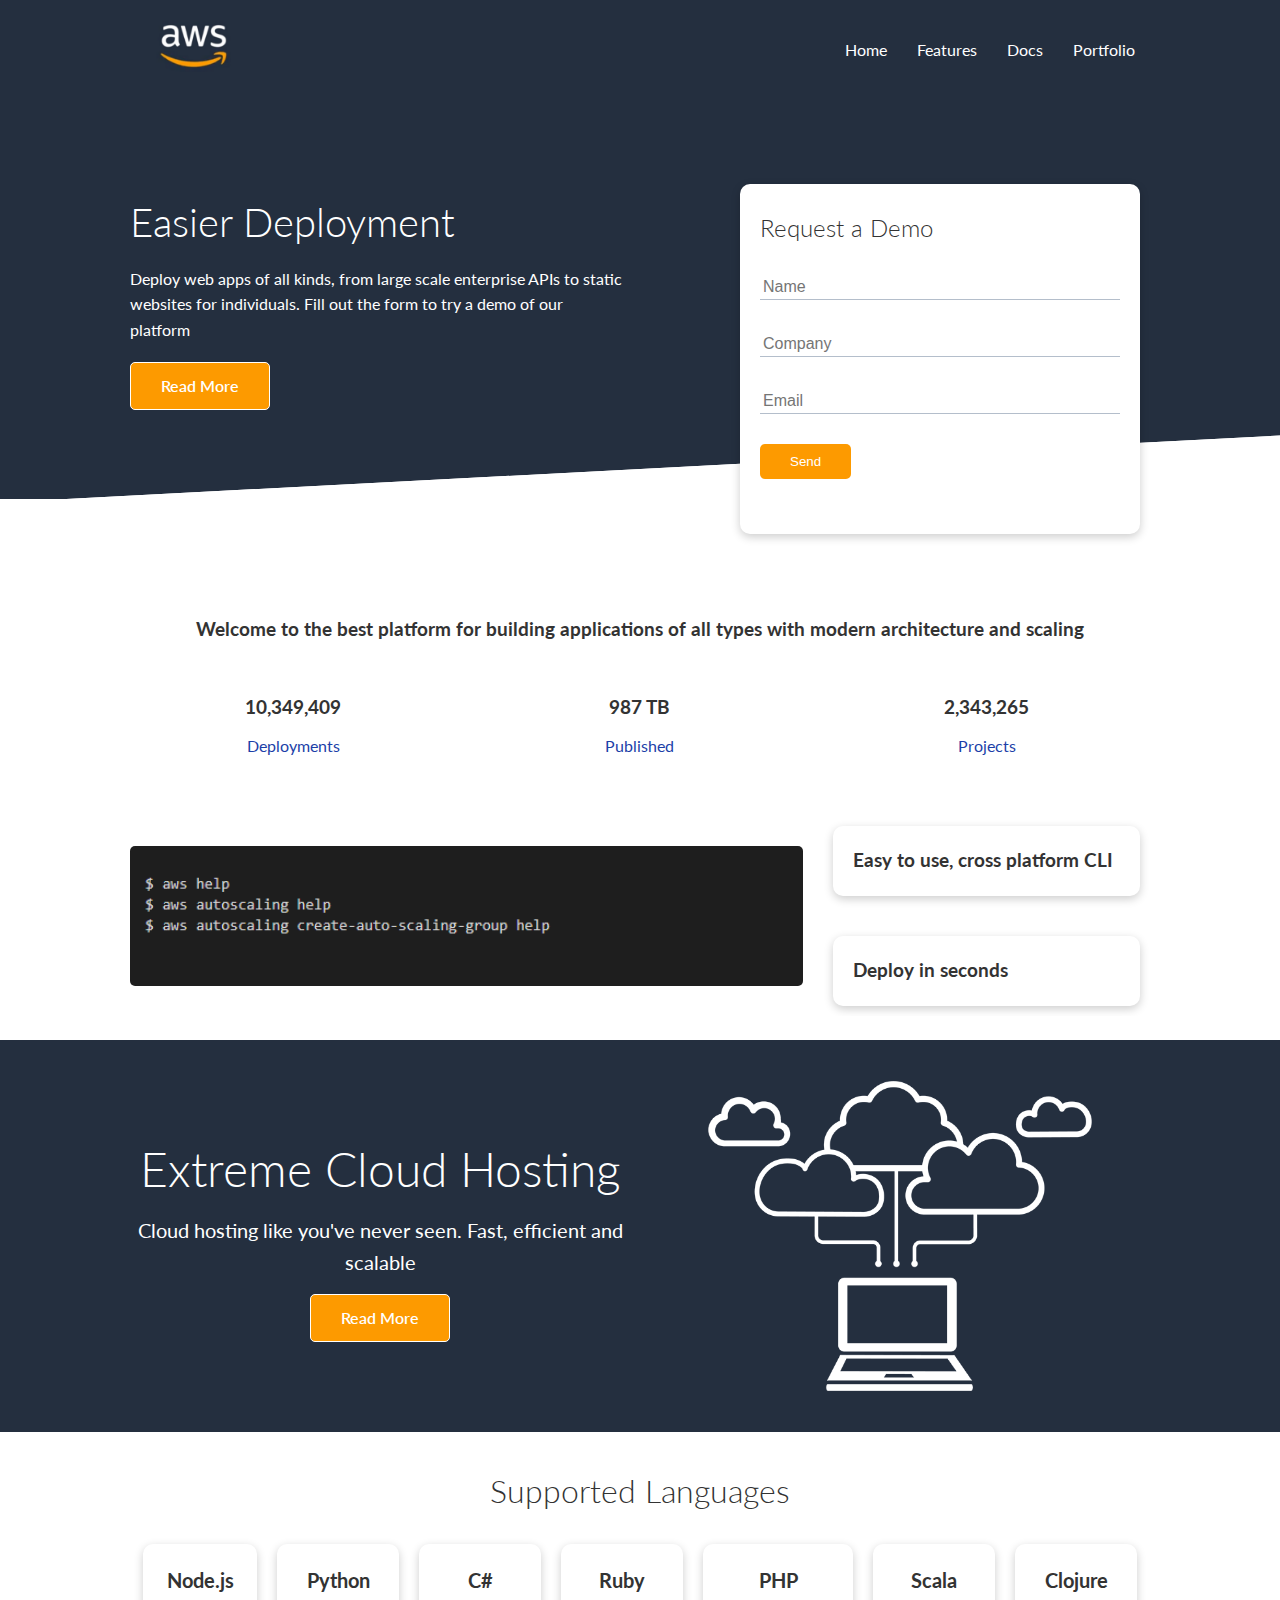
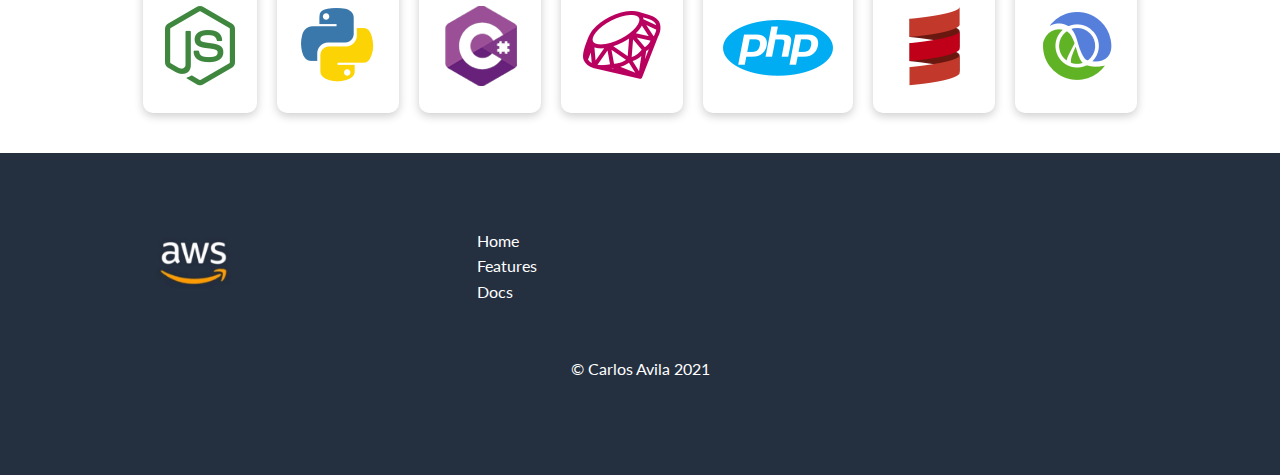
<file: index.html>
<!DOCTYPE html>
<html lang="en">
<head>
  <meta charset="UTF-8">
  <meta name="viewport" content="width=device-width, initial-scale=1.0">
  <link rel="stylesheet" href="https://cdnjs.cloudflare.com/ajax/libs/font-awesome/5.15.1/css/all.min.css" integrity="sha512-+4zCK9k+qNFUR5X+cKL9EIR+ZOhtIloNl9GIKS57V1MyNsYpYcUrUeQc9vNfzsWfV28IaLL3i96P9sdNyeRssA==" crossorigin="anonymous" />
  <link rel="stylesheet" href="./css/style.css">
  <link rel="stylesheet" href="./css/utilities.css">
  <title>AWS</title>
</head>
<body>

  <!-- Header -->
  <header class="header">
    <div class="container">
      <nav class="flex">
        <a class="logo" href="index.html"><img src="./images/logos/logo.png" alt=""></a>
        <ul>
          <li><a href="index.html">Home</a></li>
          <li><a href="features.html">Features</a></li>
          <li><a href="docs.html">Docs</a></li>
          <li><a href="https://cavila23p.github.io/Portfolio/#portfolio/index.html">Portfolio</a></li>
        </ul>
      </nav>    
    </div>       
  </header>

  <!-- Showcase -->
  <section class="showcase">
    <div class="container grid grid-2">

      <div class="showcase-text">
        <h1>Easier Deployment</h1>  
        <p>Deploy web apps of all kinds, from large scale enterprise APIs to static websites for individuals. Fill out the form to try a demo of our platform</p>    
        <a href="features.html" class="btn btn-outline">Read More</a> 
      </div>

      <div class="showcase-form card">
        <h2>Request a Demo</h2>
        <form>

          <div class="form-control">
            <input type="text" name="name" placeholder="Name" required>
          </div>

          <div class="form-control">
            <input type="text" name="company" placeholder="Company" required>
          </div>

          <div class="form-control">
            <input type="email" name="email" placeholder="Email" required>
          </div>

          <input type="submit" value="Send" class="btn btn-orange">

        </form>
      </div>
    </div>
  </section>

  <!-- Stats -->
  <section class="stats">
    <div class="container">
      <h3 class="stats-heading text-center my-1">
        Welcome to the best platform for building applications of all types with modern architecture and scaling
      </h3>

      <div class="grid grid-3 text-center my-4">
        <div>
          <i class="fas fa-server fa-3x"></i>
          <h3>10,349,409</h3>
          <p class="text-secondary">Deployments</p>
        </div>
        <div>
          <i class="fas fa-upload fa-3x"></i>
          <h3>987 TB</h3>
          <p class="text-secondary">Published</p>
        </div>
        <div>
          <i class="fas fa-project-diagram fa-3x"></i>
          <h3>2,343,265</h3>
          <p class="text-secondary">Projects</p>
        </div>
      </div>      
    </div>
  </section>

  <!-- CLI -->
  <section class="cli">
    <div class="container grid grid-3">
      <img src="./images/aws-help.png" alt="">

      <div class="card">
        <h3>Easy to use, cross platform CLI</h3>
      </div>

      <div class="card">
        <h3>Deploy in seconds</h3>
      </div>
    </div>
  </section>

  <!-- Cloud -->
  <section class="cloud bg-primary my-2 py-2">
    <div class="container grid grid-2">

      <div class="text-center">
        <h2 class="lg">Extreme Cloud Hosting</h2>
        <p class="lead my-1">Cloud hosting like you've never seen. Fast, efficient and scalable</p>
        <a href="features.html" class="btn btn-outline">Read More</a>
      </div>

      <img src="./images/cloud.png" alt="">
    </div>
  </section>

  <!-- Languages -->
  <section class="languages">
    <div class="container">
      <h2 class="md text-center my-1">Supported Languages</h2>

      <div class="flex">
        <div class="card">
          <h4>Node.js</h4>
          <img src="./images/logos/node.png" alt="">
        </div>

        <div class="card">
          <h4>Python</h4>
          <img src="./images/logos/python.png" alt="">
        </div>
  
        <div class="card">
          <h4>C#</h4>
          <img src="./images/logos/csharp.png" alt="">
        </div>
  
        <div class="card">
          <h4>Ruby</h4>
          <img src="./images/logos/ruby.png" alt="">
        </div>
  
        <div class="card">
          <h4>PHP</h4>
          <img src="./images/logos/php.png" alt="">
        </div>
  
        <div class="card">
          <h4>Scala</h4>
          <img src="./images/logos/scala.png" alt="">
        </div>
  
        <div class="card">
          <h4>Clojure</h4>
          <img src="./images/logos/clojure.png" alt="">
        </div>

      </div>
    </div>   
  </section>

  <!-- Footer -->
  <footer class="footer bg-primary py-5">
    <div class="container grid grid-3">
      <div>
        <img class="logo" src="./images/logos/logo.png" alt="">        
      </div>

      <nav>
        <ul>
          <li><a href="index.html">Home</a></li>
          <li><a href="features.html">Features</a></li>
          <li><a href="docs.html">Docs</a></li>
        </ul>
      </nav>
  
      <div class="social">
        <a href="#"><i class="fab fa-github fa-2x"></i></a>
        <a href="#"><i class="fab fa-facebook fa-2x"></i></a>
        <a href="#"><i class="fab fa-instagram fa-2x"></i></a>
        <a href="#"><i class="fab fa-twitter fa-2x"></i></a>
      </div>      
    </div>
    <p>&copy; Carlos Avila 2021</p>   
  </footer>  
</body>
</html>
</file>
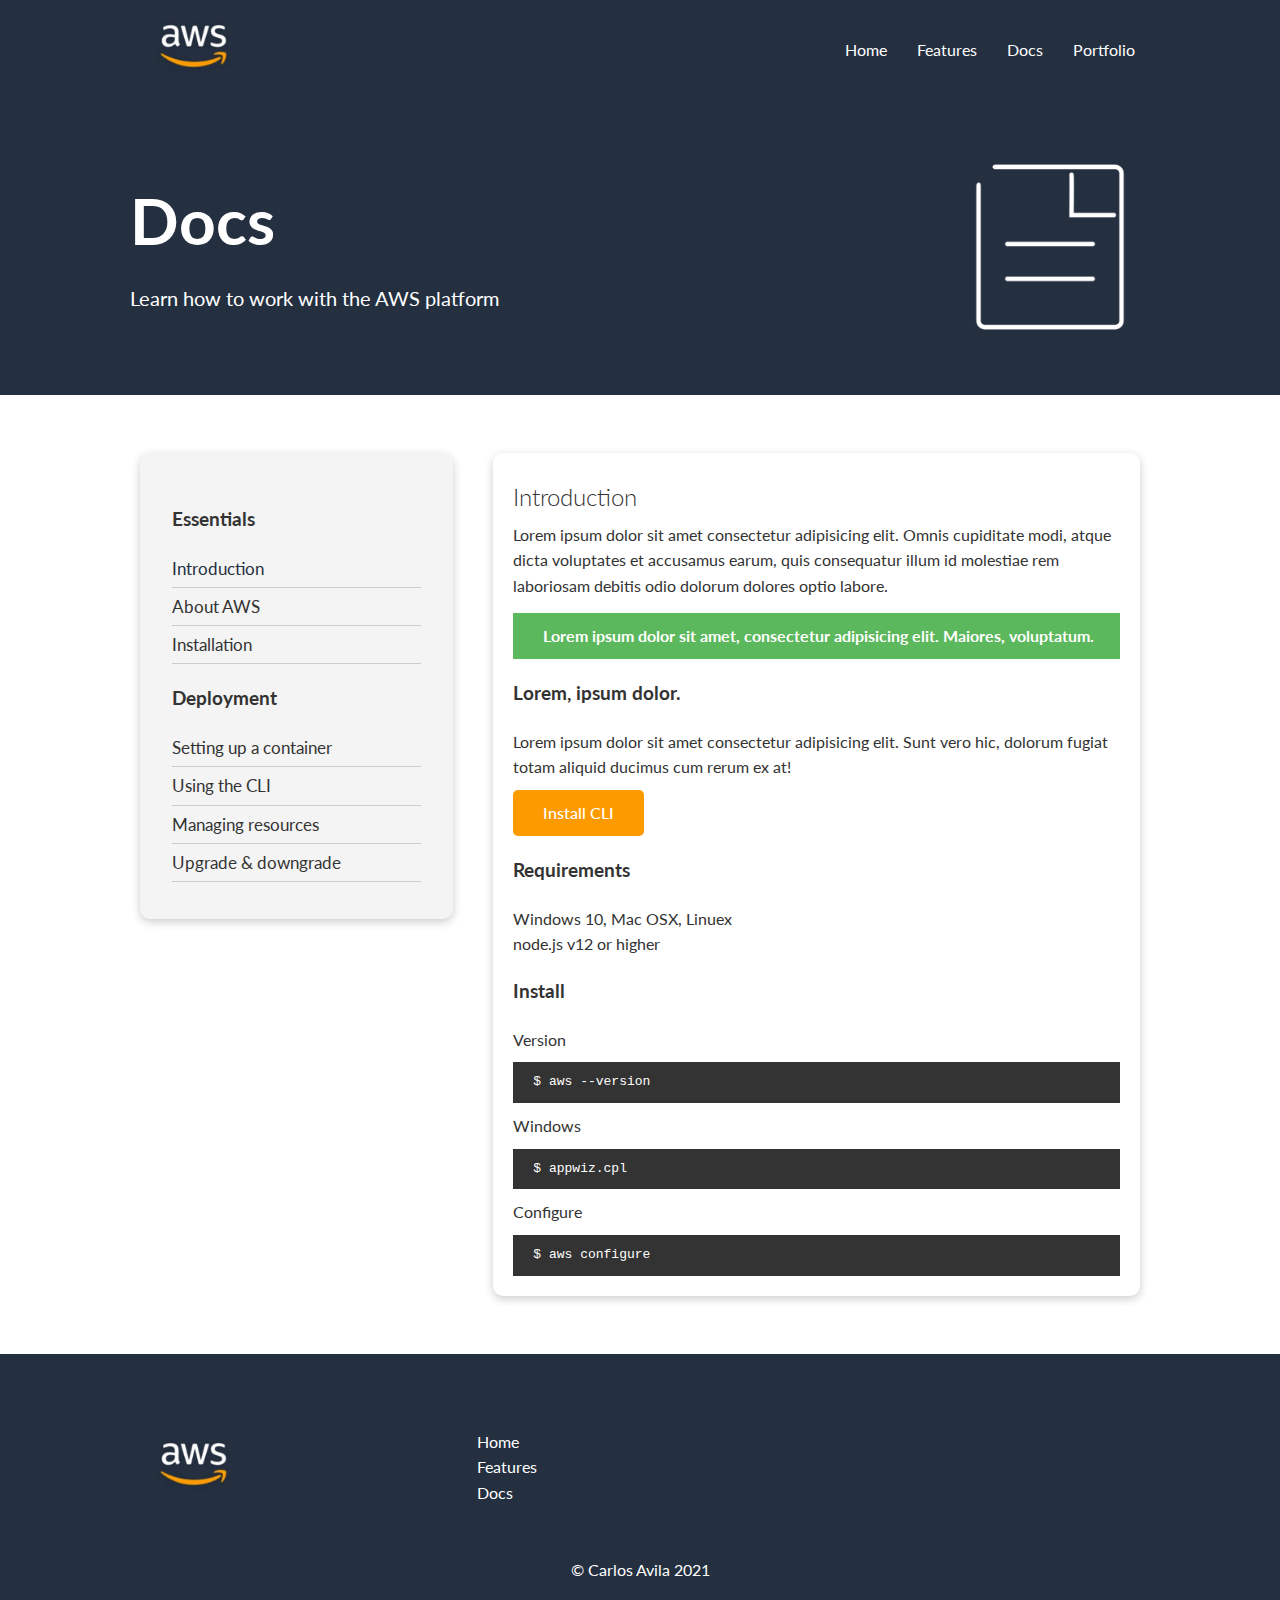
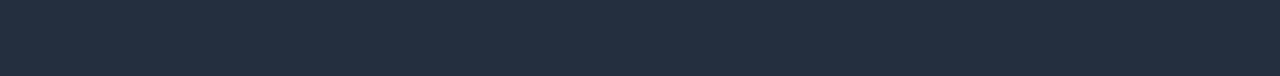
<file: docs.html>
<!DOCTYPE html>
<html lang="en">
<head>
  <meta charset="UTF-8">
  <meta name="viewport" content="width=device-width, initial-scale=1.0">
  <link rel="stylesheet" href="https://cdnjs.cloudflare.com/ajax/libs/font-awesome/5.15.1/css/all.min.css" integrity="sha512-+4zCK9k+qNFUR5X+cKL9EIR+ZOhtIloNl9GIKS57V1MyNsYpYcUrUeQc9vNfzsWfV28IaLL3i96P9sdNyeRssA==" crossorigin="anonymous" />
  <link rel="stylesheet" href="./css/style.css">
  <link rel="stylesheet" href="./css/utilities.css">
  <title>AWS</title>
</head>
<body>
  
  <!-- Header -->
  <header class="header">
    <div class="container">
      <nav class="flex">
        <a class="logo" href="index.html"><img src="./images/logos/logo.png" alt=""></a>
        <ul>
          <li><a href="index.html">Home</a></li>
          <li><a href="features.html">Features</a></li>
          <li><a href="docs.html">Docs</a></li>
          <li><a href="https://cavila23p.github.io/Portfolio/#portfolio/index.html">Portfolio</a></li>
        </ul>
      </nav>    
    </div>       
  </header>

  <!-- Docs Head -->
  <section class="docs-head bg-primary py-4">
    <div class="container grid grid-2">
      <div>
        <h3 class="xl">Docs</h3>
        <p class="lead">Learn how to work with the AWS platform</p>
      </div>
      <img src="./images/docs.png" alt="">
    </div>
  </section>

  <!-- Docs Main -->
  <section class="docs-main my-4">
    <div class="container grid grid-2">
      <div class="bg-light card  p-3">
        <h3>Essentials</h3>
        <nav> 
          <ul>
            <li><a class="text-primary" href="#">Introduction</a></li>
            <li><a href="#">About AWS</a></li>
            <li><a href="#">Installation</a></li>
          </ul>
        </nav>

        <h3 class="my-2">Deployment</h3>
        <nav> 
          <ul>
            <li><a href="#">Setting up a container</a></li>
            <li><a href="#">Using the CLI</a></li>
            <li><a href="#">Managing resources</a></li>
            <li><a href="#">Upgrade & downgrade</a></li>
          </ul>
        </nav>
      </div>

      <div class="card">
        <h2>Introduction</h2>
        <p>Lorem ipsum dolor sit amet consectetur adipisicing elit. Omnis cupiditate modi, atque dicta voluptates et accusamus earum, quis consequatur illum id molestiae rem laboriosam debitis odio dolorum dolores optio labore.</p>

        <div class="alert alert-sucess">
          <i class="fas fa-info"></i> Lorem ipsum dolor sit amet, consectetur adipisicing elit. Maiores, voluptatum.
        </div>

        <h3>Lorem, ipsum dolor.</h3>
        <p>Lorem ipsum dolor sit amet consectetur adipisicing elit. Sunt vero hic, dolorum fugiat totam aliquid ducimus cum rerum ex at!</p>

        <a href="#" class="btn btn-orange">Install CLI</a>

        <h3>Requirements</h3>
        <ul>
          <li>Windows 10, Mac OSX, Linuex</li>
          <li>node.js v12 or higher</li>
        </ul>

        <h3>Install</h3>
        <p>Version</p>
        <pre><code>$ aws --version</code></pre>

        <p>Windows</p>
        <pre><code>$ appwiz.cpl</code></pre>        

        <p>Configure</p>
        <pre><code>$ aws configure</code></pre> 
      </div>

    </div>
  </section>

  <!-- Footer -->
  <footer class="footer bg-primary py-5">
    <div class="container grid grid-3">
      <div>
        <img class="logo" src="./images/logos/logo.png" alt="">        
      </div>

      <nav>
        <ul>
          <li><a href="index.html">Home</a></li>
          <li><a href="features.html">Features</a></li>
          <li><a href="docs.html">Docs</a></li>
        </ul>
      </nav>
  
      <div class="social">
        <a href="#"><i class="fab fa-github fa-2x"></i></a>
        <a href="#"><i class="fab fa-facebook fa-2x"></i></a>
        <a href="#"><i class="fab fa-instagram fa-2x"></i></a>
        <a href="#"><i class="fab fa-twitter fa-2x"></i></a>
      </div>      
    </div>
    <p>&copy; Carlos Avila 2021</p>   
  </footer>
</body>
</html>
</file>
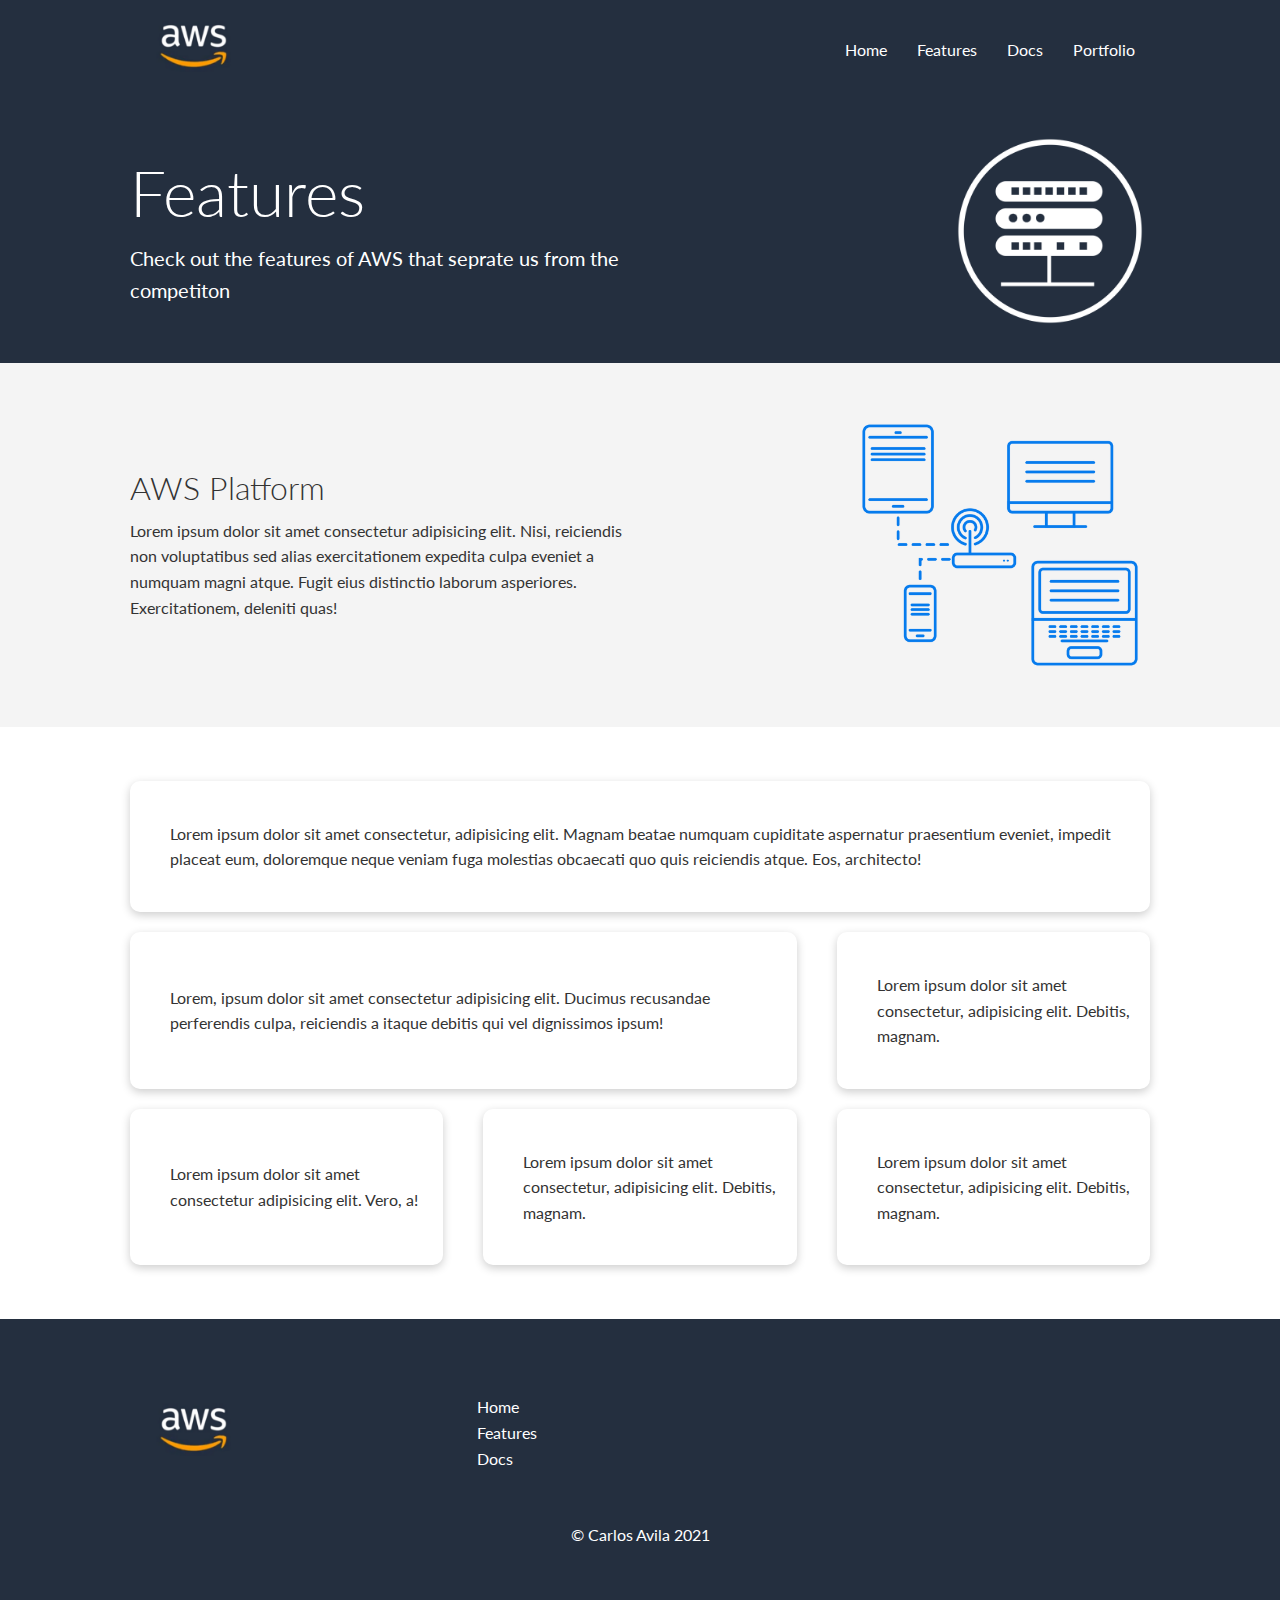
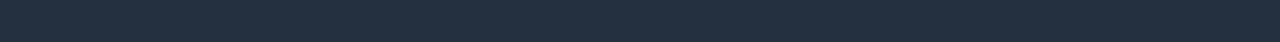
<file: features.html>
<!DOCTYPE html>
<html lang="en">
<head>
  <meta charset="UTF-8">
  <meta name="viewport" content="width=device-width, initial-scale=1.0">
  <link rel="stylesheet" href="https://cdnjs.cloudflare.com/ajax/libs/font-awesome/5.15.1/css/all.min.css" integrity="sha512-+4zCK9k+qNFUR5X+cKL9EIR+ZOhtIloNl9GIKS57V1MyNsYpYcUrUeQc9vNfzsWfV28IaLL3i96P9sdNyeRssA==" crossorigin="anonymous" />
  <link rel="stylesheet" href="./css/style.css">
  <link rel="stylesheet" href="./css/utilities.css">
  <title>AWS</title>
</head>
<body>

  <!-- Header -->
  <header class="header">
    <div class="container">
      <nav class="flex">
        <a class="logo" href="index.html"><img src="./images/logos/logo.png" alt=""></a>
        <ul>
          <li><a href="index.html">Home</a></li>
          <li><a href="features.html">Features</a></li>
          <li><a href="docs.html">Docs</a></li>
          <li><a href="https://cavila23p.github.io/Portfolio/#portfolio/index.html">Portfolio</a></li>
        </ul>
      </nav>    
    </div>       
  </header>

  <!-- Head -->
  <section class="features-head bg-primary py-3">
    <div class="container grid grid-2">
      <div>
        <h1 class="xl">Features</h1>
        <p class="lead">Check out the features of AWS that seprate us from the competiton</p>
      </div>      
      <img src="./images/server.png" alt="">      
    </div>
  </section>

  <!-- Sub Head -->
  <section class="features-sub-head bg-light py-3">
    <div class="container grid grid-2">
      <div>
        <h1 class="ml">AWS Platform</h1>
        <p>Lorem ipsum dolor sit amet consectetur adipisicing elit. Nisi, reiciendis non voluptatibus sed alias exercitationem expedita culpa eveniet a numquam magni atque. Fugit eius distinctio laborum asperiores. Exercitationem, deleniti quas!</p>
      </div>
      <img src="./images/server2.png" alt="">
    </div>
  </section>

  <!-- Main Features -->
  <section class="features-main my-2">
    <div class="container grid grid-3">
      <div class="card flex">
        <i class="fas fa-server fa-3x"></i>
        <p>
          Lorem ipsum dolor sit amet consectetur, adipisicing elit. Magnam beatae numquam cupiditate aspernatur praesentium eveniet, impedit placeat eum, doloremque neque veniam fuga molestias obcaecati quo quis reiciendis atque. Eos, architecto!
        </p>
      </div>

      <div class="card flex">
        <i class="fas fa-network-wired fa-3x"></i>
        <p>
            Lorem, ipsum dolor sit amet consectetur adipisicing elit. Ducimus
            recusandae perferendis culpa, reiciendis a itaque debitis qui vel
            dignissimos ipsum!
        </p>
      </div>

      <div class="card flex">
        <i class="fas fa-laptop-code fa-3x"></i>
        <p>
            Lorem ipsum dolor sit amet consectetur, adipisicing elit. Debitis,
            magnam.
        </p>
      </div>

      <div class="card flex">
        <i class="fas fa-database fa-3x"></i>
        <p>
            Lorem ipsum dolor sit amet consectetur adipisicing elit. Vero, a!
        </p>
      </div>

      <div class="card flex">
        <i class="fas fa-power-off fa-3x"></i>
        <p>
            Lorem ipsum dolor sit amet consectetur, adipisicing elit. Debitis,
            magnam.
        </p>
      </div>

      <div class="card flex">
        <i class="fas fa-upload fa-3x"></i>
        <p>
            Lorem ipsum dolor sit amet consectetur, adipisicing elit. Debitis,
            magnam.
        </p>
      </div>

    </div>
  </section> 

  <!-- Footer -->
  <footer class="footer bg-primary py-5">
    <div class="container grid grid-3">
      <div>
        <img class="logo" src="./images/logos/logo.png" alt="">        
      </div>

      <nav>
        <ul>
          <li><a href="index.html">Home</a></li>
          <li><a href="features.html">Features</a></li>
          <li><a href="docs.html">Docs</a></li>
        </ul>
      </nav>
  
      <div class="social">
        <a href="#"><i class="fab fa-github fa-2x"></i></a>
        <a href="#"><i class="fab fa-facebook fa-2x"></i></a>
        <a href="#"><i class="fab fa-instagram fa-2x"></i></a>
        <a href="#"><i class="fab fa-twitter fa-2x"></i></a>
      </div>      
    </div>
    <p>&copy; Carlos Avila 2021</p>   
  </footer>   
</body>
</html>
</file>
<file: css/style.css>
@import url('https://fonts.googleapis.com/css2?family=Lato:wght@300&display=swap');

:root {
  /* Background Colors */
  --primary-color: #242F3F;
  --secondary-color: #1c3fa8;
  --dark-color: #002240;
  --light-color: #f4f4f4;
  --orange-color: #FD9A00;
  --button-bg-color: #FD9A00;
  --button-bg-color-2: #da911c;

  /* Text Colors */
  --success-color: #5cb85c;
  --error-color: #d9534f;
  --text-dark-color: #333;
  --text-light-color: #fff;
}

* {
  box-sizing: border-box;
  margin: 0;
  padding: 0;
}

body {
  font-family: 'Lato', sans-serif;
  color: var(--text-dark-color);
  line-height: 1.6;
}

ul {
  list-style-type: none;
}

a {
  text-decoration: none;
  color: var(--text-dark-color);
}

h1,
h2 {
  font-weight: 300;
  line-height: 1.2;
  margin: 10px 0;
}

p {
  margin: 10px 0;
}

img {
  width: 100%;
}

code,
pre {
  background: var(--text-dark-color);
  color: var(--text-light-color);
  padding: 10px;
}

/**********
 * HEADER *
 **********/
.header {
   background: var(--primary-color);
   color: var(--text-light-color);   
 }

.header .flex {
  justify-content: space-between;
}

.header .logo {
  cursor: pointer; 
  width: 130px;
  padding: 20px;  
}

.header .logo:hover {
  border-bottom: solid  0px;  
}

.header ul {
  display: flex;  
}

.header ul li {
  padding: 10px;
  margin: 0 5px;
}

.header ul a {
  color: var(--text-light-color);  
}

.header a:hover {
  border-bottom: 2px var(--orange-color) solid;  
}

/************
 * SHOWCASE *
 ************/
 .showcase {
  height: 400px;
  background-color: var(--primary-color);
  color: var(--text-light-color);
  position: relative;  
}

.showcase h1 {
  font-size: 40px;
}

.showcase p {
  margin: 20px 0;
}

.showcase .grid-2 {
  overflow: visible;
  gap: 30px;
}

.showcase-text {
  animation: slideInFromLeft 1s ease-in;
}

.showcase-form {
  position: relative;
  top: 60px;
  height: 350px;
  width: 400px;
  padding: 40px;
  z-index: 100;
  justify-self: flex-end;
  animation: slideInFromRight 1s ease-in;
}

.showcase-form .form-control {
  margin: 30px 0;
}

.showcase-form input[type='text'],
.showcase-form input[type='email'] {
  border: 0;
  border-bottom: 1px solid #b4becb;
  width: 100%;
  padding: 3px;
  font-size: 16px;
}

.showcase-form input:focus {
  outline: none;
}

.showcase::before,
.showcase::after {
  content: '';
  position: absolute;
  height: 100px;
  bottom: -70px;
  right: 0;
  left: 0;
  background: var(--text-light-color);
  transform: skewY(-3deg);
  -webkit-transform: skewY(-3deg);
  -moz-transform: skewY(-3deg);
  -ms-transform: skewY(-3deg);
}

/*********
 * STATS *
 *********/
.stats {
  margin-top: 100px;
  animation: slideInFromBottom 1s ease-in;
}

/*******
 * CLI *
 *******/
.cli .grid {
  grid-template-rows: repeat(2, 1fr);
}

.cli .grid > *:first-child {
  grid-column: 1 / span 2;
  grid-row: 1 / span 2;
}

.cli img {
  border-radius: 5px;
}

/*************
 * LANGUAGES *
 *************/
.languages .flex {
  flex-wrap: wrap;
}

.languages .card {
  margin: 18px 10px 40px;
  text-align: center;
  transition: transform 0.5s;  
}

.languages .card:hover {
  transform: translateY(-15px);
}

.languages .card h4 {
  font-size: 20px;
  margin-bottom: 10px;
}

/************
 * FEATURES *
 ************/
.features-head img,
.docs-head img {
  width: 200px;
  justify-self: end;
}

.features-sub-head img {
  width: 300px;
  justify-self: end;
}

.features-main .card > i {
  margin-right: 20px;
}

.features-main .grid {
  padding: 30px;
}

.features-main .grid> *:first-child {
  grid-column: 1 / span 3;
}

.features-main .grid> *:nth-child(2) {
  grid-column: 1 / span 2;
}

/********
 * DOCS *
 ********/
.docs-main h3 {
  margin: 20px 0;
}

.docs-main .grid {
  grid-template-columns: 1fr 2fr;
  align-items: start;
}

.docs-main nav li {
  font-size: 17px;
  padding-bottom: 5px;
  margin-bottom: 5px;
  border-bottom: 1px #ccc solid;
}

.docs-main nav li:hover {
  font-weight: bold;
}

/**********
 * FOOTER *
 **********/
.footer .social a {
  margin: 0 10px;
}

.footer a:hover {
  color: var(--orange-color);
}

.footer .logo {
  cursor: pointer; 
  width: 130px;
  padding: 20px;  
}

.footer p {
  text-align: center;
  padding: 20px;
  margin-top: 20px;;
}

/**************
 * ANIMATIONS *
 **************/
 @keyframes slideInFromLeft {
  0% {
    transform: translateX(-100%);
  }

  100% {
    transform: translateX(0);
  }
}

@keyframes slideInFromRight {
  0% {
    transform: translateX(100%);
  }

  100% {
    transform: translateX(0);
  }
}

@keyframes slideInFromTop {
  0% {
    transform: translateY(-100%);
  }

  100% {
    transform: translateX(0);
  }
}

@keyframes slideInFromBottom {
  0% {
    transform: translateY(100%);
  }

  100% {
    transform: translateX(0);
  }
}

/********************
 * TABLES AND UNDER *
 ********************/
 @media (max-width: 768px){   
    .grid,
    .showcase .grid,
    .stats .grid,
    .cli .grid,
    .cloud .grid,
    .features-head .grid,    
    .features-sub-head .grid,
    .features-main .grid,
    .docs-head .grid,
    .docs-main .grid,
    .footer .grid {
      grid-template-columns: 1fr;
      grid-template-rows: 1fr;
      text-align: center;      
    }

    .showcase {
      height: auto;
    }

    .showcase-text {
      text-align: center;
      margin-top: 40px;
      animation: slideInFromTop 1s ease-in;
    }

    .showcase-form {
      justify-self: center;
      margin: auto;
      animation: slideInFromBottom 1s ease-in;
    }

    .cli .grid > *:first-child {
      grid-column: 1;
      grid-row: 1;
    }

    .features-head img,
    .features-sub-head img,
    .docs-head img {      
      justify-self: center;
    }

    .features-main .grid> *:first-child,
    .features-main .grid> *:nth-child(2)  {
      grid-column: 1;
    }

 }

/**********
 * MOBILE *
 **********/
@media (max-width: 500px){
  .header .flex {
    flex-direction: column;
  }

  .header ul {
    padding: 0 10px;    
  }

  .showcase-form {
    width: 300px;
  } 

}
</file>
<file: css/utilities.css>
.container {
  max-width: 1100px;
  margin: 0 auto;
  overflow: auto; /* get rid of the extra space from the h1s margin top*/
  padding: 0 40px;  
}

.flex {
  display: flex;
  align-items: center;
  justify-content: center;
  height: 100%;
}

.grid {
  display: grid;  
  gap: 20px;
  justify-content: center;
  align-items: center;
  height: 100%;
}

.grid-2 {  
  grid-template-columns: repeat(2, 1fr); 
}

.grid-3 {
  grid-template-columns: repeat(3, 1fr);
}

/********
 * CARD *
 ********/
 .card {
  background: var(--text-light-color);
  color: var(--text-dark-color);
  border-radius: 10px;
  box-shadow: 0 3px 10px rgba(0,0,0,0.2);
  padding: 20px;
  margin: 10px;
}

/***********
 * BUTTONS *
 ***********/
 .btn {
  display: inline-block;
  padding: 10px 30px;  
  border: none;
  border-radius: 5px;
  transition: transform 0.3s;
  /* -webkit-transition: all 0.3s;
	-moz-transition: all 0.3s;
  -o-transition: all 0.3s;
	transition: all 0.3s; */
}

.btn:hover {  
  background: var(--button-bg-color-2);
}

.btn-outline {
  /* background: transparent; */
  border: 1px var(--text-light-color) solid;
  color: var(--text-light-color);
  background-color: var(--button-bg-color); 
  font-weight: 600; 
}

/*******************************
 * BACKGROUNDS & COLOR BUTTONS *
 *******************************/ 
 .bg-primary, .btn-primary {
  background: var(--primary-color);
  color: var(--text-light-color);
}

.bg-secondary, .btn-secondary {
  background: var(--secondary-color);
  color: var(--text-light-color);
}

.bg-dark, .btn-dark {
  background: var(--dark-color);
  color: var(--text-light-color);
}

.bg-light, .btn-light {
  background: var(--light-color);  
  color: var(--text-dark-color);
}

.bg-primary a, .btn-primary a,
.bg-secondary a, .btn-secondary a,
.bg-dark a, .btn-dark a {
  color: var(--text-light-color);
}

.btn-orange {
  background: var(--button-bg-color);
  color: var(--text-light-color);
  font-weight: 500; 
}

/***************
 * TEXT COLORS *
 ***************/
 .text-primary{
  color: var(--primary-color);
}

.text-secondary {
  color: var(--secondary-color);  
}

.text-dark {
  color: var(--dark-color);  
}

.text-light {
  color: var(--light-color);  
}

/*********************
 * TEXT & TEXT SIZES *
 *********************/
.text-center {
  text-align: center;
}

.lead {
  font-size: 20px;
}

.sm {
  font-size: 1rem;
}

.md {
  font-size: 2rem;
}

.lg {
  font-size: 3rem;
}

.xl {
  font-size: 4rem;
}

/*********
 * ALERT *
 *********/
.alert {
background: var(--light-color);
padding: 10px 20px;
font-weight: bold;
margin: 15px 0
}

.alert i {
  margin-right: 10px;
}

.alert-sucess {
  background: var(--success-color);
  color: var(--text-light-color);
}

.alert-error {
  background: var(--error-color);
  color: var(--text-light-color);
}

/**********
 * MARGIN *
 **********/
 .my-1 {
  margin: 1rem 0;
}

.my-2 {
  margin: 1.5rem 0;
}

.my-3 {
  margin: 2rem 0;
}

.my-4 {
  margin: 3rem 0;
}

.my-5 {
  margin: 4rem 0;
}

/* **** */
.m-1 {
  margin: 1rem;
}

.m-2 {
  margin: 1.5rem;
}

.m-3 {
  margin: 2rem;
}

.m-4 {
  margin: 3rem;
}

.m-5 {
  margin: 4rem;
}

/***********
 * PADDING *
 ***********/
 .py-1 {
  padding: 1rem 0;
}

.py-2 {
  padding: 1.5rem 0;
}

.py-3 {
  padding: 2rem 0;
}

.py-4 {
  padding: 3rem 0;
}

.py-5 {
  padding: 4rem 0;
}

/* **** */
.p-1 {
  padding: 1rem;
}

.p-2 {
  padding: 1.5rem;
}

.p-3 {
  padding: 2rem;
}

.p-4 {
  padding: 3rem;
}

.p-5 {
  padding: 4rem;
}
</file>
